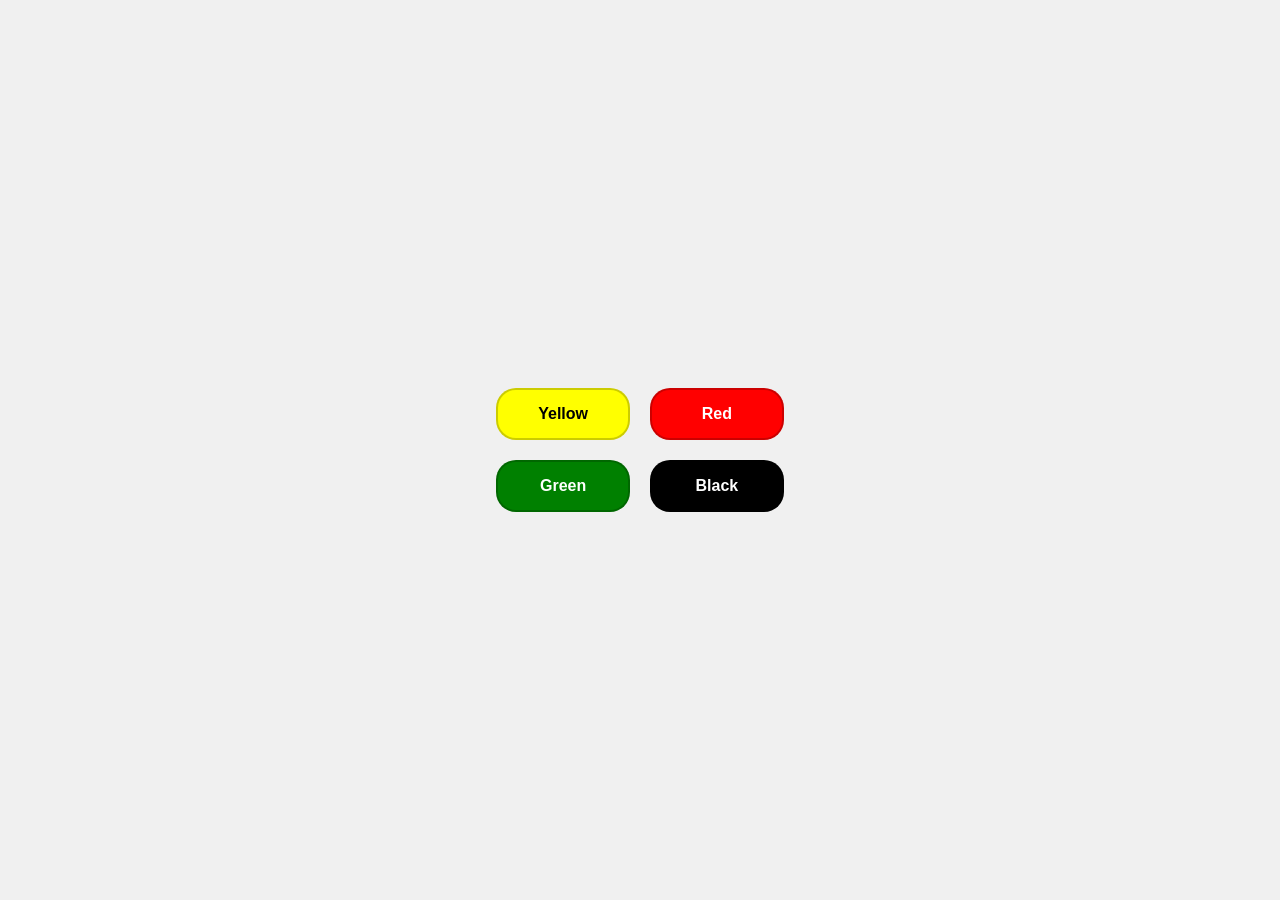
<file: 07_projects/1_colorchanger/index.html>
<!DOCTYPE html>
<html lang="en">
<head>
    <meta charset="UTF-8">
    <meta name="viewport" content="width=device-width, initial-scale=1.0">
    <title>Color Switcher</title>
</head>
<style>
    * {
        margin: 0;
        padding: 0;
        box-sizing: border-box;
    }

    body {
        height: 100vh;
        display: flex;
        justify-content: center;
        align-items: center;
        background-color: #f0f0f0;
        transition: background-color 0.4s ease; /* smooth bg change */
    }

    .container {
        display: grid;
        grid-template-columns: 1fr 1fr; /* 2 buttons per row */
        gap: 20px;
    }

    button {
        border: 2px solid rgba(0,0,0,0.2);
        border-radius: 20px;
        padding: 15px 40px;
        font-size: 16px;
        font-weight: bold;
        cursor: pointer;
        transition: transform 0.2s ease, box-shadow 0.2s ease, opacity 0.2s ease;
    }

    button:hover {
        transform: scale(1.1);
        box-shadow: 0px 8px 20px rgba(0, 0, 0, 0.3);
        opacity: 0.85;
    }

    button:active {
        transform: scale(0.95);
    }

    #yellow {
        background-color: yellow;
        color: black;
    }
    #black {
        background-color: black;
        color: white;
    }
    #red {
        background-color: red;
        color: white;
    }
    #green {
        background-color: green;
        color: white;
    }
</style>
<body>
    <div class="container">
        
        <button id="yellow">Yellow</button>
        <button id="red">Red</button>
        <button id="green">Green</button>
        <button id="black">Black</button>
    </div>

</body>
<script>
    const buttons = document.querySelectorAll('button');

    buttons.forEach(function(button) {
        button.addEventListener('click', function(e) {
            document.body.style.backgroundColor = e.target.id;
        });
    });
</script>
</html>
</file>
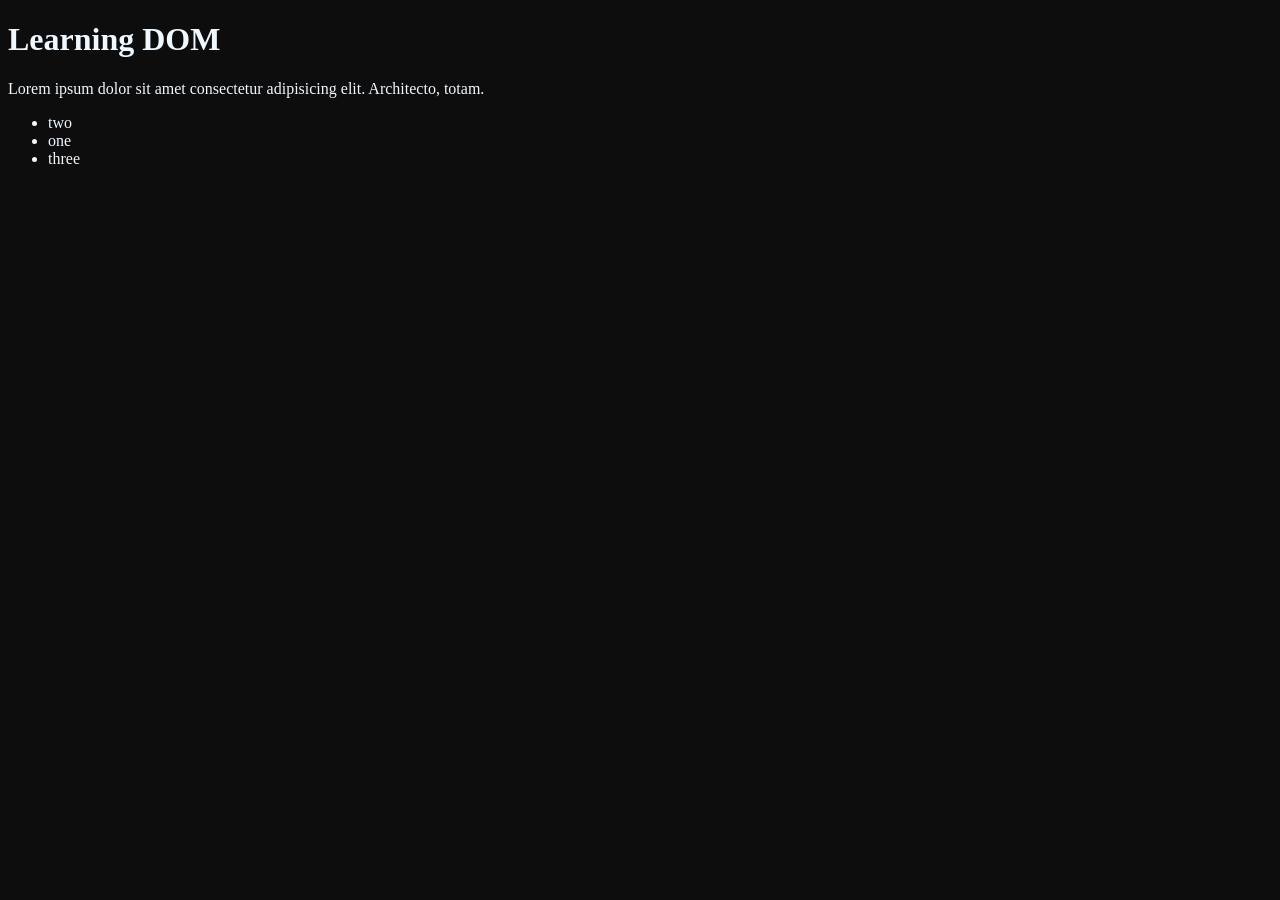
<file: 06_DOM/one.html>
<!DOCTYPE html>
<html lang="en">

<head>
    <meta charset="UTF-8">
    <meta name="viewport" content="width=device-width, initial-scale=1.0">
    <title>DOM Learning</title>
</head>
<style>
    body{
        background-color: #0d0d0d;
        color: aliceblue;
    }
</style>
<body>
    <div>
        <h1 id="title" class="heading">Learning DOM <span style="display: none;">test text</span></h1>
        <p>Lorem ipsum dolor sit amet consectetur adipisicing elit. Architecto, totam.</p>
        <ul>
            <li class="list-items">two</li>
            <li class="list-items">one</li>
            <li class="list-items">three</li>
        </ul>
    </div>
</body>

</html>
</file>
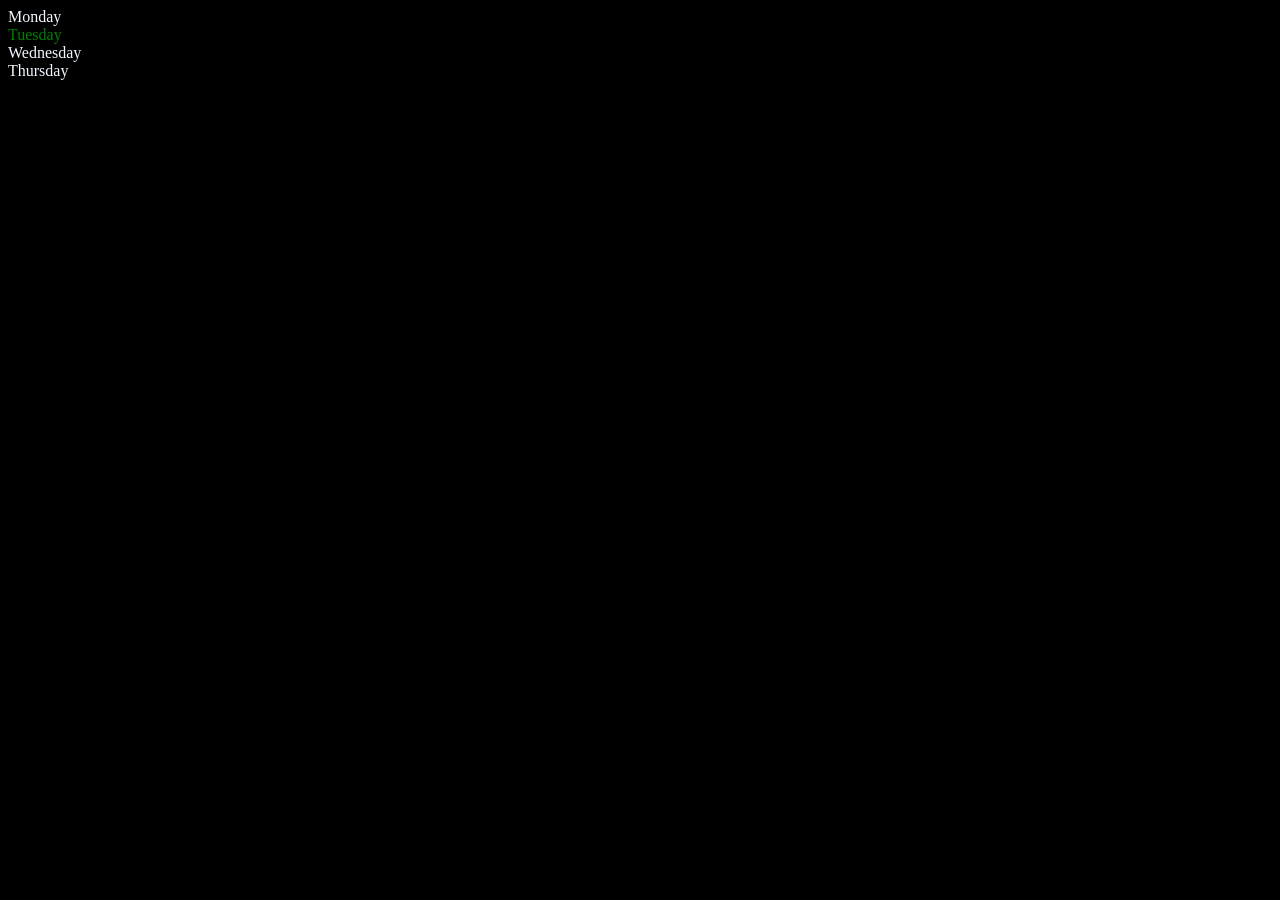
<file: 06_DOM/two.html>
<!DOCTYPE html>
<html lang="en">
<head>
    <meta charset="UTF-8">
    <meta name="viewport" content="width=device-width, initial-scale=1.0">
    <title>Document</title>
</head>
<body style="background-color: black; color: aliceblue;">
    <div class="parent">
        <div class="days">Monday</div>
        <div class="days">Tuesday</div>
        <div class="days">Wednesday</div>
        <div class="days">Thursday</div>
    </div>
    
</body>
<script>
    const parent=document.querySelector('.parent')
    console.log(parent);
    console.log(parent.children) ; //return HTML collection
    console.log(parent.children[1].innerHTML);

    // for (let i = 0; i < parent.children.length; i++) {
    //    console.log(parent.children[i].innerHTML);
    // }
        
    //  *****from parent to child*********
    parent.children[1].style.color='green';
    console.log(parent.firstElementChild);
    console.log(parent.lastElementChild);
    
    //  *****from child to parent*********
    const myday=document.querySelector('.days')
    // console.log(myday.parentElement);
    // console.log(myday.nextElementSibling);

       console.log("Nodes: ", parent.childNodes);
</script>
</html>
</file>
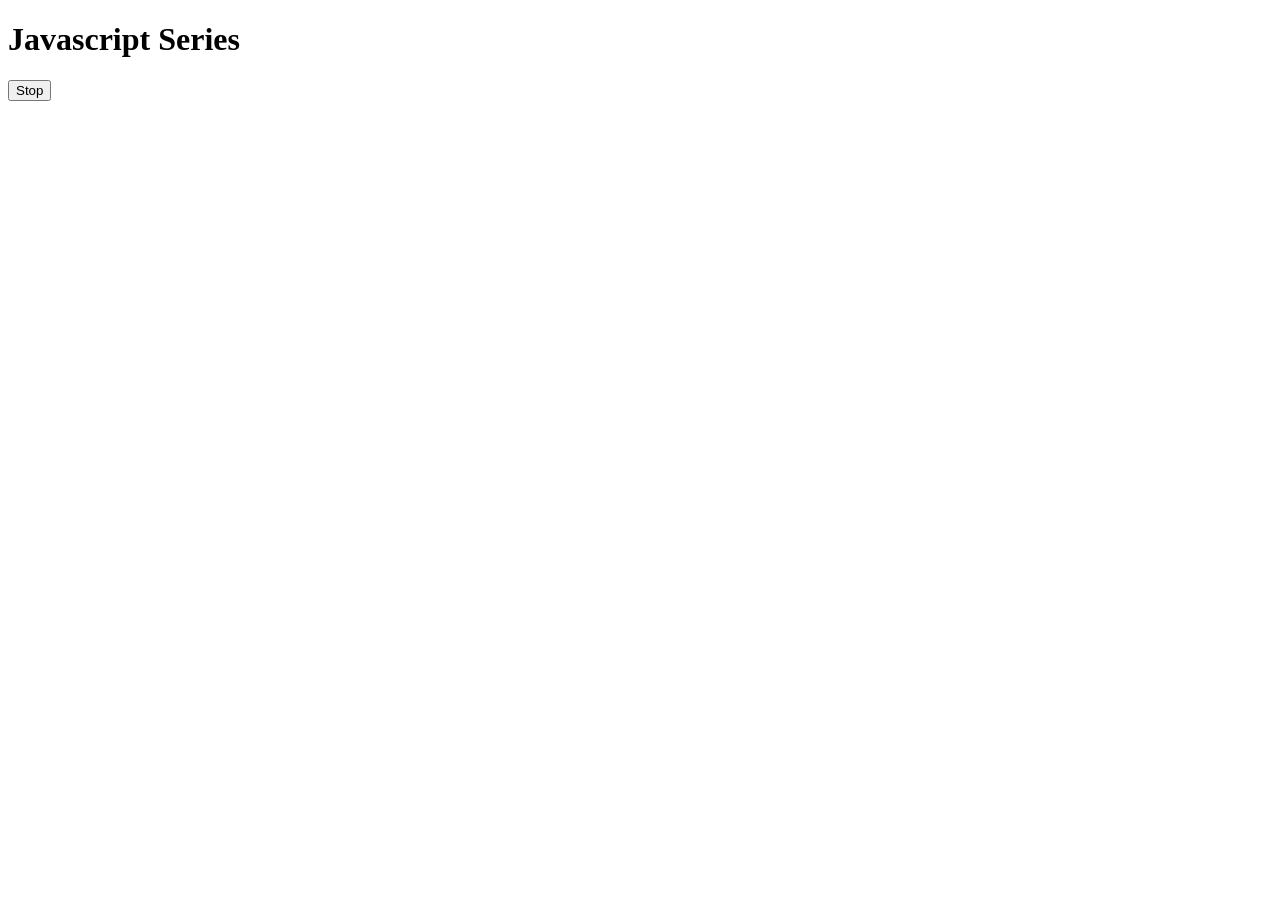
<file: 08_events/two.html>
<!DOCTYPE html>
<html lang="en">
<head>
    <meta charset="UTF-8">
    <meta name="viewport" content="width=device-width, initial-scale=1.0">
    <title>Document</title>
</head>
<body>
     <h1 class="heading">
        Javascript Series
     </h1>
     <button class="stop">Stop</button>
</body>
<script>
            const changeHeading= function(){
                document.querySelector('.heading').innerHTML="JavaScript-Mastary"
            }
            const changeMe=setTimeout(changeHeading,2000)

            document.querySelector('.stop').
            addEventListener('click', ()=>{
                clearTimeout(changeMe)
                console.log('stop');
                
            })

</script>
</html>
</file>
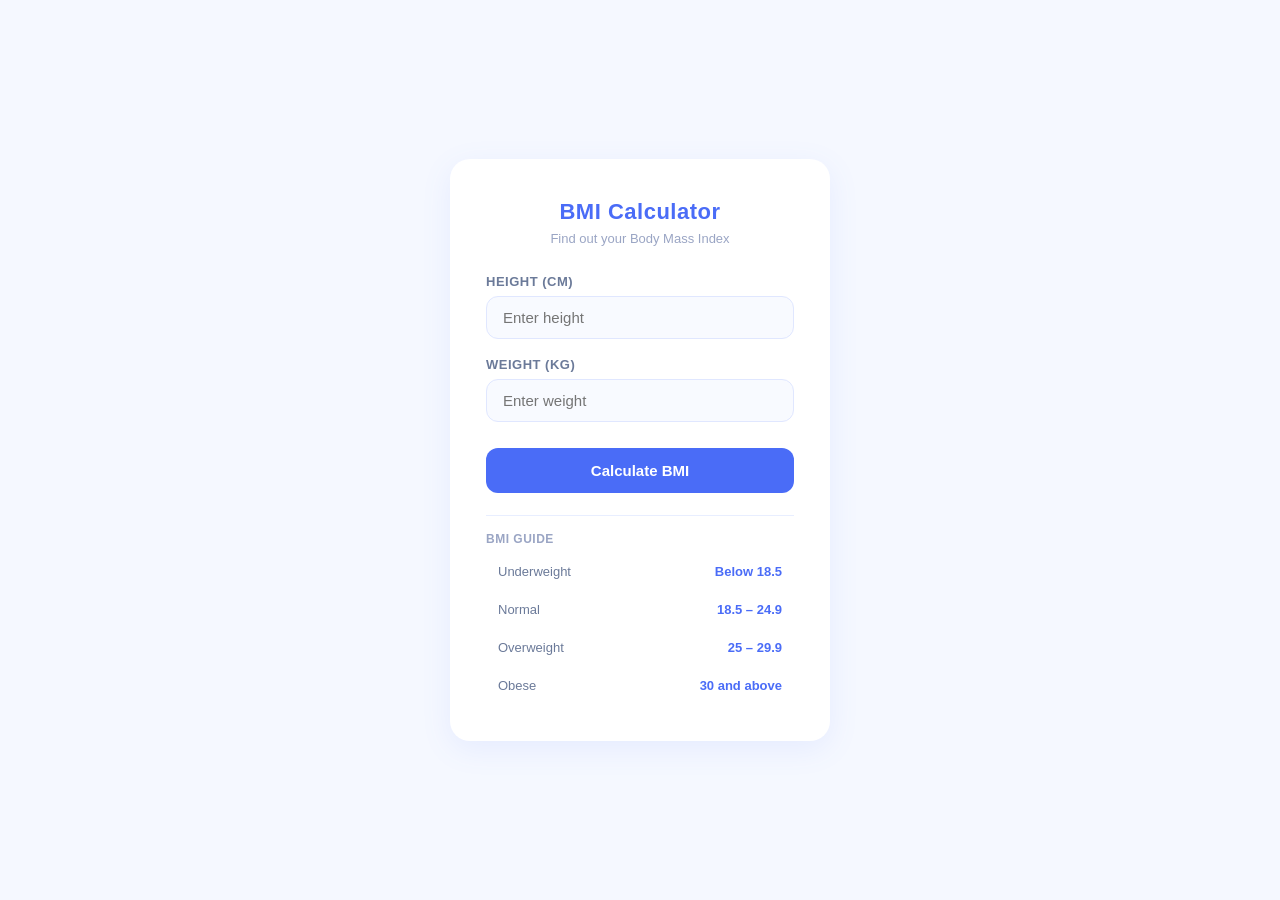
<file: 07_projects/2_BMI calculator/index1.html>
<!DOCTYPE html>
<html lang="en">

<head>
    <meta charset="UTF-8" />
    <meta name="viewport" content="width=device-width, initial-scale=1.0" />
    <title>BMI Calculator</title>
    <link rel="stylesheet" href="style1.css">
 
</head>

<body>

    <div class="card">
        <h1>BMI Calculator</h1>
        <p class="subtitle">Find out your Body Mass Index</p>

        <div class="input-group">
            <label>Height (cm)</label>
            <input type="number" id="height" placeholder="Enter height" min="0" />
        </div>

        <div class="input-group">
            <label>Weight (kg)</label>
            <input type="number" id="weight" placeholder="Enter weight" min="0" />
        </div>

        <button onclick="calculateBMI()">Calculate BMI</button>

        <p class="error-msg" id="error">⚠️ Please enter valid height and weight.</p>

        <div class="result-box" id="resultBox">
            <div class="bmi-value" id="bmiValue">--</div>
            <div class="bmi-label">Your BMI Score</div>
            <span class="bmi-category" id="bmiCategory"></span>
        </div>

        <div class="guide">
            <p>BMI Guide</p>
            <div class="guide-items">
                <div class="guide-item"><span>Underweight</span><span>Below 18.5</span></div>
                <div class="guide-item"><span>Normal</span><span>18.5 – 24.9</span></div>
                <div class="guide-item"><span>Overweight</span><span>25 – 29.9</span></div>
                <div class="guide-item"><span>Obese</span><span>30 and above</span></div>
            </div>
        </div>
    </div>
<script src="script1.js"></script>

</body>

</html>
</file>
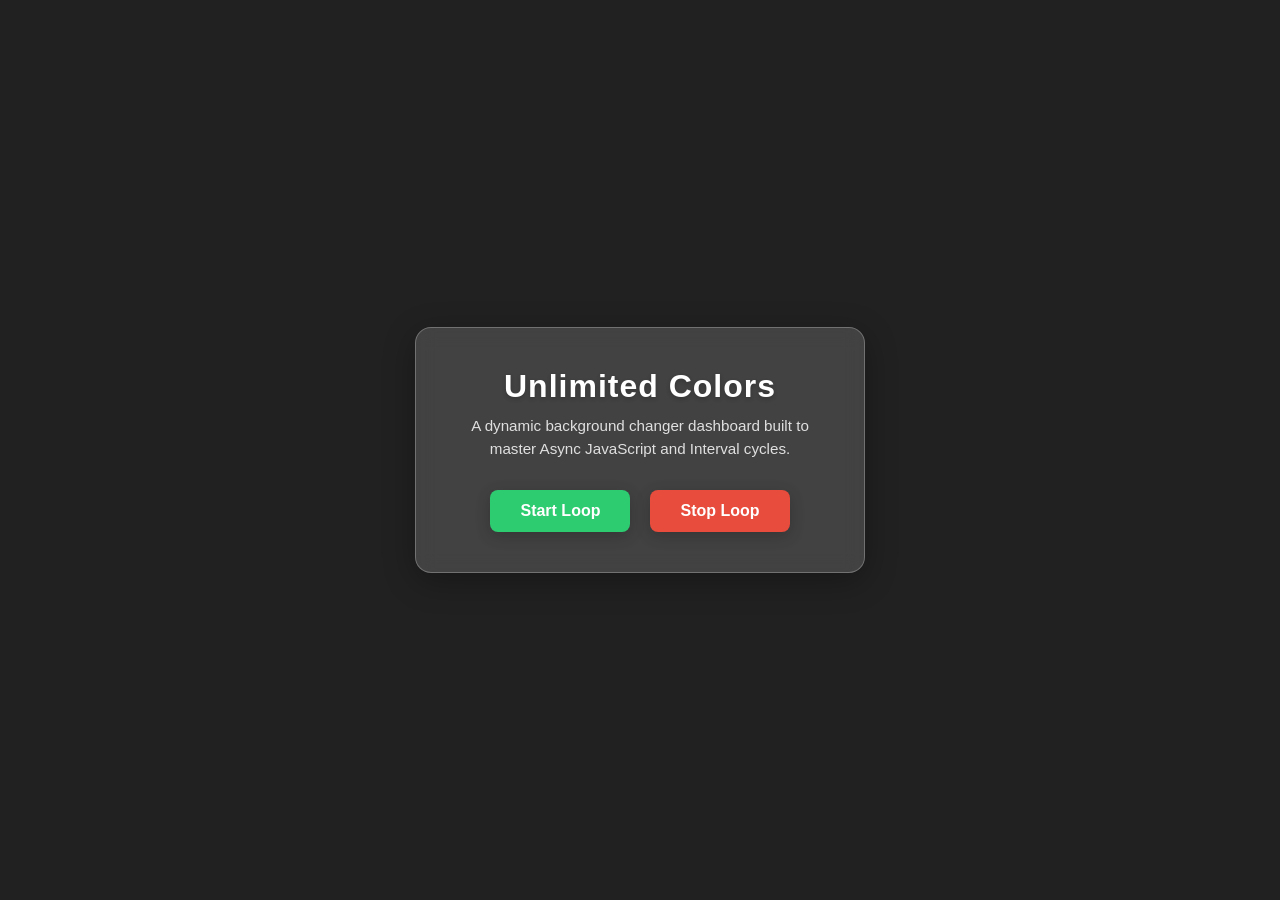
<file: 07_projects/3-unlimitedBgColor/index2.html>
<!DOCTYPE html>
<html lang="en">
<head>
    <meta charset="UTF-8">
    <meta name="viewport" content="width=device-width, initial-scale=1.0">
    <title>Unlimited Colors | JavaScript Async Project</title>
   <link rel="stylesheet" href="style2.css">
</head>
<body>

  
    <div class="project-card">
        <h1>Unlimited Colors</h1>
        <p>A dynamic background changer dashboard built to master Async JavaScript and Interval cycles.</p>
        
        <div class="btn-container">
            <button id="start">Start Loop</button>
            <button id="stop">Stop Loop</button>
        </div>
    </div>
<script src="script2.js"></script>
       
</body>
</html>
</file>
<file: 07_projects/2_BMI calculator/style1.css>
* {
     margin: 0;
     padding: 0;
     box-sizing: border-box;
 }

 body {
     min-height: 100vh;
     background-color: #f5f8ff;
     display: flex;
     justify-content: center;
     align-items: center;
     font-family: 'Segoe UI', sans-serif;
     color: #333;
 }

 .card {
     background: #ffffff;
     border-radius: 20px;
     padding: 40px 36px;
     width: 380px;
     box-shadow: 0 8px 30px rgba(100, 130, 255, 0.1);
 }

 /* Header */
 .card h1 {
     text-align: center;
     font-size: 22px;
     font-weight: 700;
     color: #4a6cf7;
     margin-bottom: 6px;
     letter-spacing: 0.5px;
 }

 .card p.subtitle {
     text-align: center;
     font-size: 13px;
     color: #9aa5c4;
     margin-bottom: 28px;
 }

 /* Input Group */
 .input-group {
     margin-bottom: 18px;
 }

 .input-group label {
     display: block;
     font-size: 13px;
     font-weight: 600;
     color: #6b7a99;
     margin-bottom: 7px;
     text-transform: uppercase;
     letter-spacing: 0.5px;
 }

 .input-group input {
     width: 100%;
     padding: 12px 16px;
     border: 1.5px solid #e0e7ff;
     border-radius: 12px;
     font-size: 15px;
     color: #333;
     background: #f8faff;
     outline: none;
     transition: border-color 0.25s, box-shadow 0.25s;
 }

 .input-group input:focus {
     border-color: #4a6cf7;
     box-shadow: 0 0 0 3px rgba(74, 108, 247, 0.1);
     background: #fff;
 }

 /* Button */
 button {
     width: 100%;
     padding: 14px;
     background-color: #4a6cf7;
     color: white;
     border: none;
     border-radius: 12px;
     font-size: 15px;
     font-weight: 600;
     cursor: pointer;
     margin-top: 8px;
     transition: background-color 0.25s, transform 0.15s, box-shadow 0.25s;
 }

 button:hover {
     background-color: #3a57d4;
     box-shadow: 0 6px 20px rgba(74, 108, 247, 0.35);
     transform: translateY(-2px);
 }

 button:active {
     transform: translateY(0px);
     box-shadow: none;
 }

 /* Result Box */
 .result-box {
     margin-top: 24px;
     background: #f0f4ff;
     border-radius: 14px;
     padding: 20px;
     text-align: center;
     display: none;
 }

 .result-box.show {
     display: block;
 }

 .result-box .bmi-value {
     font-size: 42px;
     font-weight: 700;
     color: #4a6cf7;
 }

 .result-box .bmi-label {
     font-size: 13px;
     color: #9aa5c4;
     margin-top: 4px;
     margin-bottom: 12px;
 }

 .result-box .bmi-category {
     display: inline-block;
     padding: 5px 16px;
     border-radius: 20px;
     font-size: 13px;
     font-weight: 600;
 }

 .category-underweight {
     background: #e0f0ff;
     color: #3a8fd4;
 }

 .category-normal {
     background: #e0fff0;
     color: #27a06a;
 }

 .category-overweight {
     background: #fff3e0;
     color: #e07a20;
 }

 .category-obese {
     background: #ffe0e0;
     color: #d43a3a;
 }

 .error-msg {
     margin-top: 14px;
     font-size: 13px;
     color: #e05c5c;
     text-align: center;
     display: none;
 }

 .error-msg.show {
     display: block;
 }

 /* BMI Guide */
 .guide {
     margin-top: 22px;
     border-top: 1px solid #e8eeff;
     padding-top: 16px;
 }

 .guide p {
     font-size: 12px;
     color: #9aa5c4;
     font-weight: 600;
     text-transform: uppercase;
     letter-spacing: 0.5px;
     margin-bottom: 10px;
 }

 .guide-items {
     display: flex;
     flex-direction: column;
     gap: 7px;
 }

 .guide-item {
     display: flex;
     justify-content: space-between;
     align-items: center;
     font-size: 13px;
     padding: 8px 12px;
     border-radius: 8px;
     transition: background 0.2s;
 }

 .guide-item:hover {
     background: #f0f4ff;
 }

 .guide-item span:first-child {
     color: #6b7a99;
 }

 .guide-item span:last-child {
     font-weight: 600;
     color: #4a6cf7;
 }
</file>
<file: 07_projects/3-unlimitedBgColor/style2.css>
* {
            margin: 0;
            padding: 0;
            box-sizing: border-box;
            font-family: 'Segoe UI', Tahoma, Geneva, Verdana, sans-serif;
        }

        body {
            background-color: #212121;
            height: 100vh;
            display: flex;
            justify-content: center;
            align-items: center;
            transition: background-color 0.5s ease; /* Rang smoothly badlega */
        }

      
        .project-card {
            background: rgba(255, 255, 255, 0.15);
            backdrop-filter: blur(10px);
            -webkit-backdrop-filter: blur(10px);
            border: 1px solid rgba(255, 255, 255, 0.25);
            padding: 40px;
            border-radius: 16px;
            text-align: center;
            box-shadow: 0 8px 32px 0 rgba(0, 0, 0, 0.3);
            max-width: 450px;
            width: 90%;
        }
         .project-card h1 {
            color: #ffffff;
            font-size: 2rem;
            margin-bottom: 10px;
            letter-spacing: 1px;
            text-shadow: 0 2px 4px rgba(0,0,0,0.2);
        }

        .project-card p {
            color: #e0e0e0;
            font-size: 0.95rem;
            margin-bottom: 30px;
            line-height: 1.5;
        }

        .btn-container {
            display: flex;
            justify-content: center;
            gap: 20px;
        }

       
        button {
            padding: 12px 30px;
            font-size: 1rem;
            font-weight: 600;
            border: none;
            border-radius: 8px;
            cursor: pointer;
            transition: all 0.3s ease;
            box-shadow: 0 4px 15px rgba(0,0,0,0.2);
        }
         #start {
            background-color: #2ecc71;
            color: white;
        }

        #start:hover {
            background-color: #27ae60;
            transform: translateY(-2px);
        }

        #stop {
            background-color: #e74c3c;
            color: white;
        }

        #stop:hover {
            background-color: #c0392b;
            transform: translateY(-2px);
        }

       
        button:active {
            transform: translateY(1px);
        }
</file>
